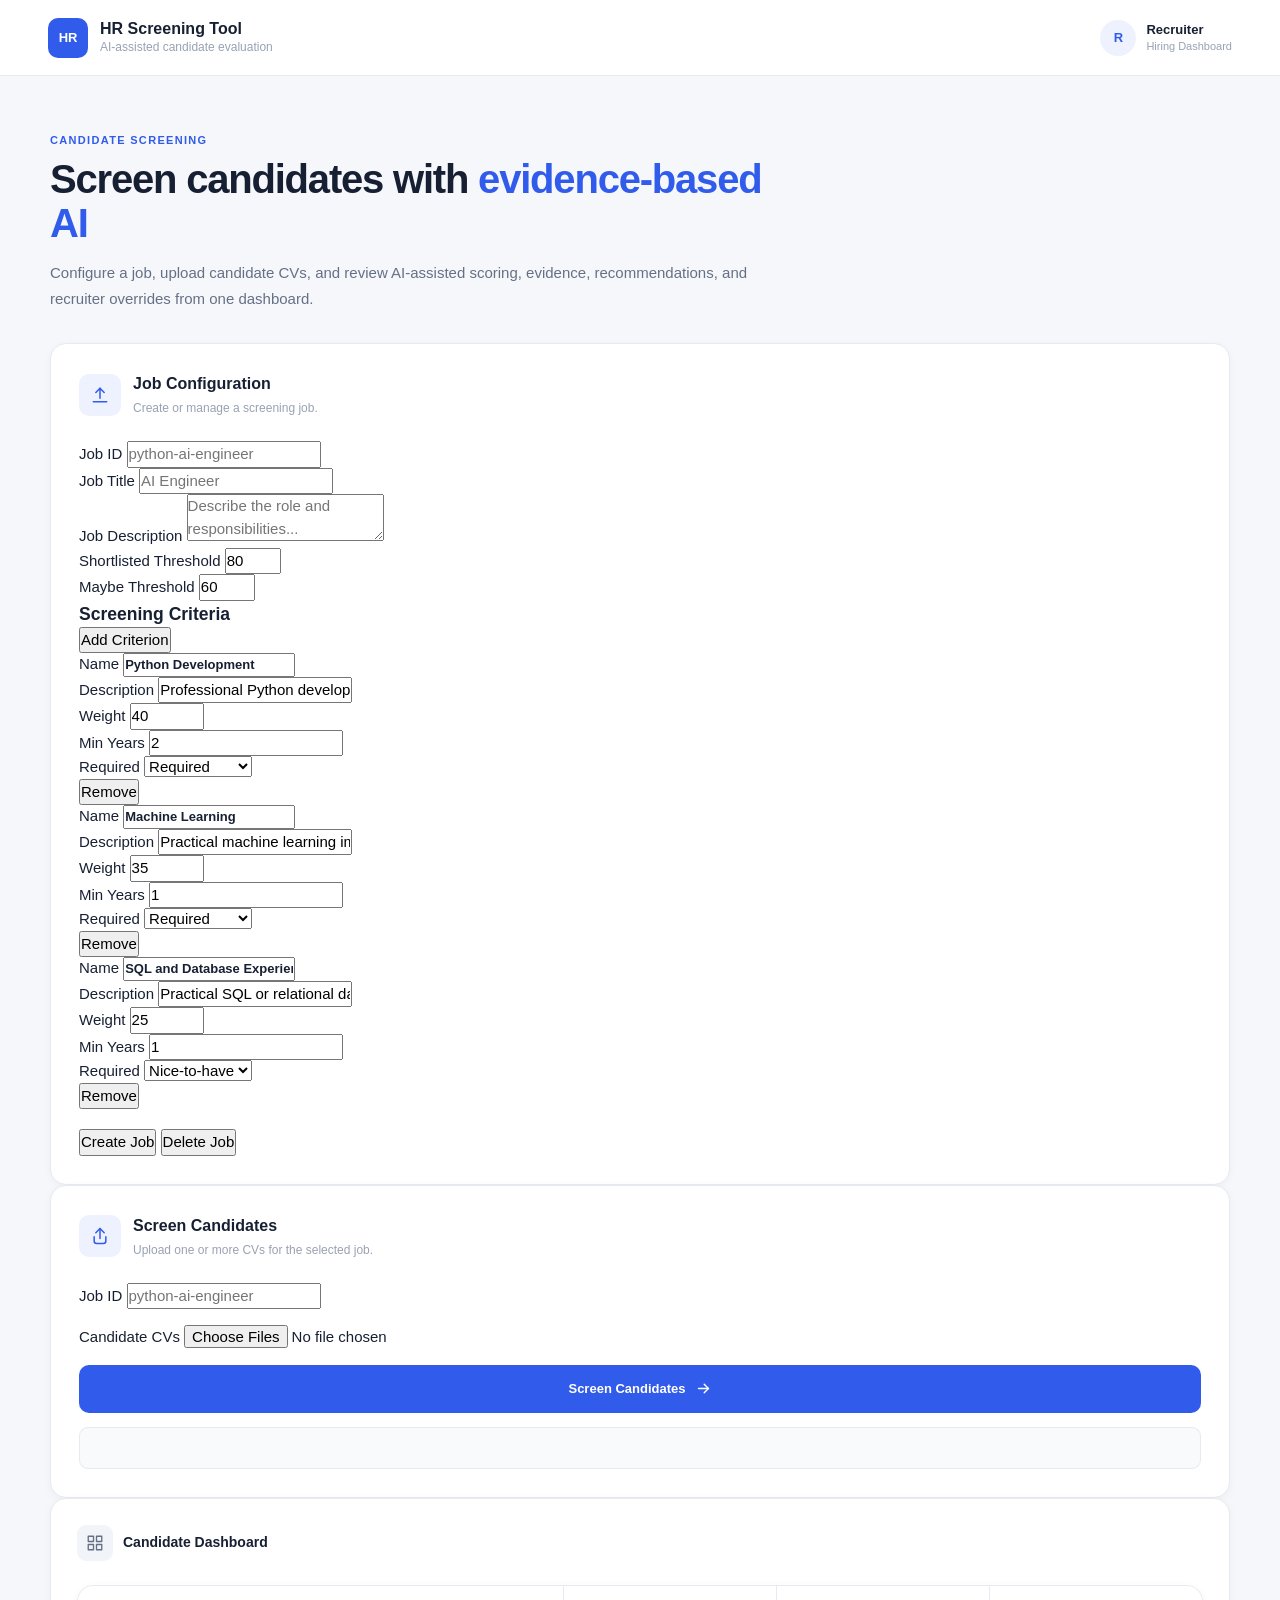
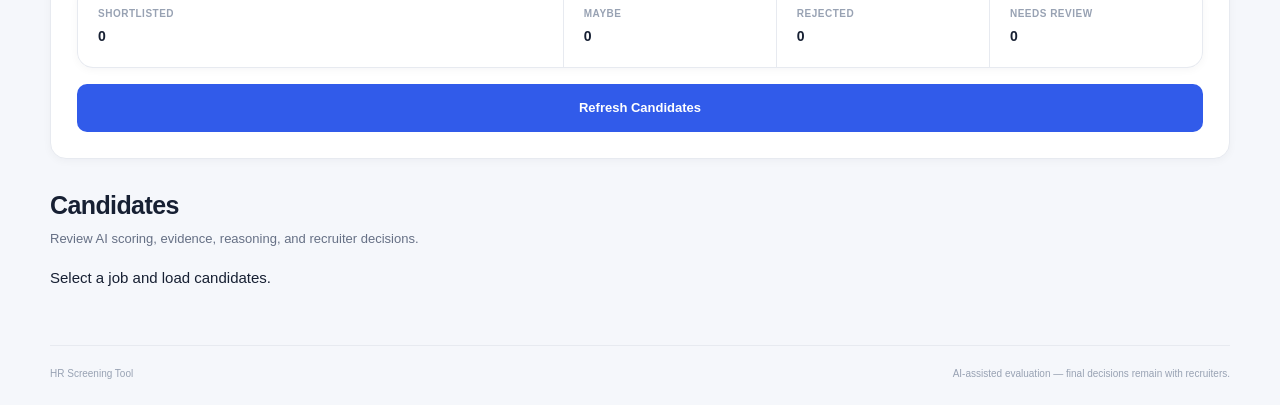
<file: frontend/index.html>
<!DOCTYPE html>
<html lang="en">
<head>
    <meta charset="UTF-8">
    <meta
        name="viewport"
        content="width=device-width, initial-scale=1.0"
    >

    <title>HR Screening Tool</title>

    <meta
        name="description"
        content="AI-assisted HR screening dashboard for evidence-based candidate evaluation."
    >

    <style>
        :root {
            --bg: #f5f7fb;
            --surface: #ffffff;
            --surface-soft: #f8fafc;
            --text: #172033;
            --text-secondary: #667085;
            --text-muted: #98a2b3;
            --border: #e7eaf0;
            --border-strong: #d9dee8;
            --primary: #315bea;
            --primary-dark: #2448c7;
            --primary-soft: #eef2ff;
            --success: #16845b;
            --success-soft: #eaf8f2;
            --warning: #b7791f;
            --warning-soft: #fff7e6;
            --danger: #d04444;
            --danger-dark: #b83232;
            --danger-soft: #fff0f0;
            --shadow-sm: 0 2px 8px rgba(16, 24, 40, 0.04);
            --shadow-md: 0 8px 24px rgba(16, 24, 40, 0.06);
            --radius-sm: 8px;
            --radius-md: 12px;
            --radius-lg: 16px;
            --transition: 180ms ease;
        }

        * {
            box-sizing: border-box;
            margin: 0;
            padding: 0;
        }

        html {
            min-height: 100%;
            scroll-behavior: smooth;
        }

        body {
            min-height: 100vh;
            background: var(--bg);
            color: var(--text);
            font-family:
                Inter,
                -apple-system,
                BlinkMacSystemFont,
                "Segoe UI",
                Roboto,
                Helvetica,
                Arial,
                sans-serif;
            font-size: 15px;
            line-height: 1.5;
            -webkit-font-smoothing: antialiased;
        }

        button,
        input,
        select,
        textarea {
            font: inherit;
        }

        button {
            cursor: pointer;
        }

        button:disabled {
            cursor: not-allowed;
        }

        .hidden {
            display: none !important;
        }

        .app-shell {
            min-height: 100vh;
            display: flex;
            flex-direction: column;
        }

        /* =========================================================
           TOP BAR
           ========================================================= */

        .topbar {
            width: 100%;
            min-height: 76px;
            display: flex;
            align-items: center;
            justify-content: space-between;
            padding: 0 48px;
            background: var(--surface);
            border-bottom: 1px solid var(--border);
        }

        .brand {
            display: flex;
            align-items: center;
            gap: 12px;
        }

        .brand-mark {
            width: 40px;
            height: 40px;
            display: flex;
            align-items: center;
            justify-content: center;
            border-radius: 10px;
            background: var(--primary);
            color: #ffffff;
            font-size: 13px;
            font-weight: 800;
            letter-spacing: -0.2px;
        }

        .brand-text h1 {
            color: var(--text);
            font-size: 16px;
            font-weight: 700;
            line-height: 1.2;
        }

        .brand-text p {
            margin-top: 2px;
            color: var(--text-muted);
            font-size: 12px;
            line-height: 1.3;
        }

        .user-area {
            display: flex;
            align-items: center;
            gap: 10px;
        }

        .user-avatar {
            width: 36px;
            height: 36px;
            display: flex;
            align-items: center;
            justify-content: center;
            border-radius: 50%;
            background: var(--primary-soft);
            color: var(--primary);
            font-size: 13px;
            font-weight: 700;
        }

        .user-info {
            display: flex;
            flex-direction: column;
        }

        .user-name {
            color: var(--text);
            font-size: 13px;
            font-weight: 600;
            line-height: 1.2;
        }

        .user-role {
            margin-top: 2px;
            color: var(--text-muted);
            font-size: 11px;
            line-height: 1.2;
        }

        /* =========================================================
           MAIN CONTENT
           ========================================================= */

        .main-content {
            width: min(1180px, calc(100% - 48px));
            margin: 0 auto;
            padding: 52px 0 56px;
            flex: 1;
        }

        .page-heading {
            margin-bottom: 32px;
        }

        .eyebrow {
            display: inline-block;
            margin-bottom: 8px;
            color: var(--primary);
            font-size: 11px;
            font-weight: 700;
            letter-spacing: 0.12em;
            text-transform: uppercase;
        }

        .page-heading h2 {
            max-width: 720px;
            color: var(--text);
            font-size: clamp(28px, 4vw, 40px);
            font-weight: 750;
            letter-spacing: -1.2px;
            line-height: 1.12;
        }

        .page-heading h2 span {
            color: var(--primary);
        }

        .page-heading p {
            max-width: 700px;
            margin-top: 14px;
            color: var(--text-secondary);
            font-size: 15px;
            line-height: 1.7;
        }

        /* =========================================================
           SCREENING LAYOUT
           ========================================================= */

        .screening-layout {
            display: grid;
            grid-template-columns:
                minmax(0, 1.55fr)
                minmax(300px, 0.85fr);
            gap: 20px;
            align-items: stretch;
        }

        /* =========================================================
           UPLOAD CARD
           ========================================================= */

        .upload-card {
            min-width: 0;
            padding: 28px;
            background: var(--surface);
            border: 1px solid var(--border);
            border-radius: var(--radius-lg);
            box-shadow: var(--shadow-sm);
        }

        .card-header {
            display: flex;
            align-items: center;
            gap: 12px;
            margin-bottom: 24px;
        }

        .card-icon {
            width: 42px;
            height: 42px;
            display: flex;
            align-items: center;
            justify-content: center;
            flex: 0 0 auto;
            border-radius: 10px;
        }

        .card-icon svg {
            width: 20px;
            height: 20px;
        }

        .upload-icon {
            background: var(--primary-soft);
            color: var(--primary);
        }

        .card-header h3 {
            color: var(--text);
            font-size: 16px;
            font-weight: 700;
        }

        .card-header p {
            margin-top: 3px;
            color: var(--text-muted);
            font-size: 12px;
        }

        /* =========================================================
           UPLOAD ZONE
           ========================================================= */

        .upload-zone {
            min-height: 220px;
            position: relative;
            display: flex;
            flex-direction: column;
            align-items: center;
            justify-content: center;
            padding: 30px;
            text-align: center;
            background: var(--surface-soft);
            border: 1.5px dashed var(--border-strong);
            border-radius: var(--radius-md);
            cursor: pointer;
            transition:
                border-color var(--transition),
                background var(--transition),
                box-shadow var(--transition);
        }

        .upload-zone:hover {
            background: #f6f8ff;
            border-color: #b8c5f6;
        }

        .upload-zone.drag-active {
            background: var(--primary-soft);
            border-color: var(--primary);
            box-shadow:
                0 0 0 4px rgba(49, 91, 234, 0.08);
        }

        .upload-zone input {
            position: absolute;
            width: 1px;
            height: 1px;
            opacity: 0;
            pointer-events: none;
        }

        .upload-zone-icon {
            width: 52px;
            height: 52px;
            display: flex;
            align-items: center;
            justify-content: center;
            margin-bottom: 14px;
            border-radius: 12px;
            background: var(--primary-soft);
            color: var(--primary);
        }

        .upload-zone-icon svg {
            width: 25px;
            height: 25px;
        }

        .upload-zone-content {
            display: flex;
            flex-direction: column;
            align-items: center;
        }

        .upload-zone-content strong {
            color: var(--text);
            font-size: 14px;
            font-weight: 650;
        }

        .upload-zone-content span {
            margin-top: 5px;
            color: var(--text-secondary);
            font-size: 12px;
        }

        .upload-zone-content small {
            margin-top: 9px;
            color: var(--text-muted);
            font-size: 11px;
        }

        /* =========================================================
           SELECTED FILE
           ========================================================= */

        .selected-file {
            display: flex;
            align-items: center;
            gap: 12px;
            margin-top: 14px;
            padding: 11px 12px;
            background: var(--surface-soft);
            border: 1px solid var(--border);
            border-radius: var(--radius-md);
        }

        .selected-file-icon {
            width: 38px;
            height: 38px;
            display: flex;
            align-items: center;
            justify-content: center;
            flex: 0 0 auto;
            border-radius: 8px;
            background: var(--danger-soft);
            color: var(--danger);
            font-size: 10px;
            font-weight: 800;
        }

        .selected-file-info {
            min-width: 0;
            flex: 1;
            display: flex;
            flex-direction: column;
        }

        .selected-file-info strong {
            overflow: hidden;
            color: var(--text);
            font-size: 12px;
            font-weight: 600;
            text-overflow: ellipsis;
            white-space: nowrap;
        }

        .selected-file-info span {
            margin-top: 2px;
            color: var(--text-muted);
            font-size: 11px;
        }

        .remove-file {
            width: 30px;
            height: 30px;
            display: flex;
            align-items: center;
            justify-content: center;
            flex: 0 0 auto;
            border: 0;
            border-radius: 7px;
            background: transparent;
            color: var(--text-muted);
            transition:
                background var(--transition),
                color var(--transition);
        }

        .remove-file:hover {
            background: var(--danger-soft);
            color: var(--danger);
        }

        .remove-file svg {
            width: 15px;
            height: 15px;
        }

        /* =========================================================
           SCREEN BUTTON
           ========================================================= */

        .screen-button {
            width: 100%;
            height: 48px;
            display: flex;
            align-items: center;
            justify-content: center;
            gap: 9px;
            margin-top: 16px;
            border: 0;
            border-radius: 10px;
            background: var(--primary);
            color: #ffffff;
            font-size: 13px;
            font-weight: 650;
            transition:
                background var(--transition),
                transform var(--transition),
                box-shadow var(--transition);
        }

        .screen-button:hover:not(:disabled) {
            background: var(--primary-dark);
            box-shadow:
                0 5px 14px rgba(49, 91, 234, 0.18);
        }

        .screen-button:active:not(:disabled) {
            transform: translateY(1px);
        }

        .screen-button:disabled {
            opacity: 0.75;
        }

        .button-arrow {
            width: 17px;
            height: 17px;
        }

        .button-loader {
            width: 15px;
            height: 15px;
            display: none;
            border: 2px solid rgba(255, 255, 255, 0.35);
            border-top-color: #ffffff;
            border-radius: 50%;
            animation: spin 700ms linear infinite;
        }

        .screen-button.loading .button-loader {
            display: block;
        }

        .screen-button.loading .button-arrow {
            display: none;
        }

        @keyframes spin {
            to {
                transform: rotate(360deg);
            }
        }

        /* =========================================================
           STATUS
           ========================================================= */

        .status-message {
            display: flex;
            align-items: center;
            min-height: 42px;
            margin-top: 14px;
            padding: 10px 12px;
            border-radius: 9px;
            background: var(--surface-soft);
            border: 1px solid var(--border);
            color: var(--text-secondary);
            font-size: 12px;
            line-height: 1.5;
        }

        .status-message[data-type="success"] {
            background: var(--success-soft);
            border-color: #cceede;
            color: var(--success);
        }

        .status-message[data-type="error"] {
            background: var(--danger-soft);
            border-color: #f5d0d0;
            color: var(--danger);
        }

        .status-message[data-type="info"] {
            background: var(--primary-soft);
            border-color: #d9e0ff;
            color: var(--primary);
        }

        /* =========================================================
           INFORMATION CARD
           ========================================================= */

        .info-card {
            padding: 26px;
            background: var(--surface);
            border: 1px solid var(--border);
            border-radius: var(--radius-lg);
            box-shadow: var(--shadow-sm);
        }

        .info-card-header {
            display: flex;
            align-items: center;
            gap: 10px;
            margin-bottom: 24px;
        }

        .info-icon {
            width: 36px;
            height: 36px;
            display: flex;
            align-items: center;
            justify-content: center;
            border-radius: 9px;
            background: #f1f5f9;
            color: var(--text-secondary);
        }

        .info-icon svg {
            width: 18px;
            height: 18px;
        }

        .info-card-header h3 {
            color: var(--text);
            font-size: 14px;
            font-weight: 700;
        }

        .process-list {
            display: flex;
            flex-direction: column;
        }

        .process-item {
            display: grid;
            grid-template-columns: 38px 1fr;
            gap: 12px;
            position: relative;
            padding-bottom: 23px;
        }

        .process-item:last-child {
            padding-bottom: 0;
        }

        .process-item:not(:last-child)::after {
            content: "";
            position: absolute;
            top: 31px;
            left: 18px;
            width: 1px;
            height: calc(100% - 19px);
            background: var(--border);
        }

        .process-number {
            width: 36px;
            height: 36px;
            position: relative;
            z-index: 1;
            display: flex;
            align-items: center;
            justify-content: center;
            border: 1px solid var(--border);
            border-radius: 9px;
            background: var(--surface);
            color: var(--primary);
            font-size: 10px;
            font-weight: 750;
        }

        .process-item strong {
            display: block;
            margin-top: 2px;
            color: var(--text);
            font-size: 12px;
            font-weight: 650;
        }

        .process-item p {
            margin-top: 3px;
            color: var(--text-muted);
            font-size: 11px;
            line-height: 1.55;
        }

        /* =========================================================
           RESULTS
           ========================================================= */

        .results-section {
            margin-top: 28px;
            animation: results-in 280ms ease both;
        }

        @keyframes results-in {
            from {
                opacity: 0;
                transform: translateY(8px);
            }

            to {
                opacity: 1;
                transform: translateY(0);
            }
        }

        .results-header {
            display: flex;
            align-items: flex-end;
            justify-content: space-between;
            gap: 20px;
            margin-bottom: 18px;
        }

        .results-header h2 {
            color: var(--text);
            font-size: 25px;
            font-weight: 720;
            letter-spacing: -0.6px;
        }

        .results-header p {
            margin-top: 5px;
            color: var(--text-secondary);
            font-size: 13px;
        }

        .result-badge {
            display: inline-flex;
            align-items: center;
            min-height: 30px;
            padding: 6px 10px;
            border-radius: 20px;
            background: var(--success-soft);
            color: var(--success);
            font-size: 11px;
            font-weight: 650;
        }

        .result-badge.review {
            background: var(--warning-soft);
            color: var(--warning);
        }

        .result-badge.error {
            background: var(--danger-soft);
            color: var(--danger);
        }

        /* =========================================================
           CANDIDATE OVERVIEW
           ========================================================= */

        .candidate-overview {
            display: grid;
            grid-template-columns:
                minmax(220px, 1.6fr)
                repeat(3, minmax(130px, 0.7fr));
            gap: 1px;
            overflow: hidden;
            background: var(--border);
            border: 1px solid var(--border);
            border-radius: var(--radius-lg);
            box-shadow: var(--shadow-sm);
        }

        .candidate-identity,
        .overview-metric {
            min-width: 0;
            padding: 20px;
            background: var(--surface);
        }

        .candidate-identity {
            display: flex;
            align-items: center;
            gap: 12px;
        }

        .candidate-avatar {
            width: 44px;
            height: 44px;
            display: flex;
            align-items: center;
            justify-content: center;
            flex: 0 0 auto;
            border-radius: 11px;
            background: var(--primary-soft);
            color: var(--primary);
            font-size: 15px;
            font-weight: 750;
        }

        .field-label {
            display: block;
            color: var(--text-muted);
            font-size: 10px;
            font-weight: 650;
            letter-spacing: 0.05em;
            text-transform: uppercase;
        }

        .candidate-identity h3 {
            max-width: 260px;
            overflow: hidden;
            margin-top: 4px;
            color: var(--text);
            font-size: 15px;
            font-weight: 700;
            text-overflow: ellipsis;
            white-space: nowrap;
        }

        .overview-metric {
            display: flex;
            flex-direction: column;
            justify-content: center;
        }

        .overview-metric strong {
            overflow: hidden;
            margin-top: 5px;
            color: var(--text);
            font-size: 14px;
            font-weight: 700;
            text-overflow: ellipsis;
            white-space: nowrap;
        }

        .score-metric strong {
            color: var(--primary);
            font-size: 22px;
            letter-spacing: -0.5px;
        }

        /* =========================================================
           RESULT GRID
           ========================================================= */

        .results-grid {
            display: grid;
            grid-template-columns: repeat(2, minmax(0, 1fr));
            gap: 18px;
            margin-top: 18px;
        }

        .result-card {
            min-width: 0;
            padding: 22px;
            background: var(--surface);
            border: 1px solid var(--border);
            border-radius: var(--radius-lg);
            box-shadow: var(--shadow-sm);
        }

        .summary-card,
        .criteria-card {
            grid-column: 1 / -1;
        }

        .result-card-header {
            display: flex;
            align-items: center;
            gap: 10px;
            margin-bottom: 15px;
        }

        .result-card-header h3 {
            color: var(--text);
            font-size: 14px;
            font-weight: 700;
        }

        .result-card-icon {
            width: 34px;
            height: 34px;
            display: flex;
            align-items: center;
            justify-content: center;
            flex: 0 0 auto;
            border-radius: 8px;
            background: var(--surface-soft);
            color: var(--primary);
        }

        .result-card-icon svg {
            width: 17px;
            height: 17px;
        }

        .card-subtitle {
            margin-top: 2px;
            color: var(--text-muted);
            font-size: 11px;
        }

        .summary-text {
            color: var(--text-secondary);
            font-size: 13px;
            line-height: 1.75;
        }

        /* =========================================================
           RESULT LISTS
           ========================================================= */

        .result-list {
            display: flex;
            flex-direction: column;
            gap: 8px;
            list-style: none;
        }

        .result-list li {
            position: relative;
            padding: 9px 11px 9px 28px;
            background: var(--surface-soft);
            border: 1px solid #edf0f4;
            border-radius: 8px;
            color: var(--text-secondary);
            font-size: 12px;
            line-height: 1.55;
        }

        .result-list li::before {
            content: "";
            position: absolute;
            top: 15px;
            left: 12px;
            width: 6px;
            height: 6px;
            border-radius: 50%;
            background: var(--primary);
        }

        .strengths-card .result-list li::before {
            background: var(--success);
        }

        .gaps-card .result-list li::before {
            background: var(--warning);
        }

        /* =========================================================
           CRITERION SCORES
           ========================================================= */

        .criterion-scores {
            display: flex;
            flex-direction: column;
            gap: 10px;
        }

        .criterion-empty {
            padding: 18px;
            text-align: center;
            background: var(--surface-soft);
            border: 1px solid var(--border);
            border-radius: 9px;
            color: var(--text-muted);
            font-size: 12px;
        }

        .criterion-item {
            padding: 15px;
            background: var(--surface-soft);
            border: 1px solid var(--border);
            border-radius: 10px;
        }

        .criterion-top {
            display: flex;
            align-items: flex-start;
            justify-content: space-between;
            gap: 15px;
            margin-bottom: 12px;
        }

        .criterion-name {
            color: var(--text);
            font-size: 13px;
            font-weight: 650;
        }

        .criterion-score {
            flex: 0 0 auto;
            color: var(--primary);
            font-size: 13px;
            font-weight: 750;
        }

        .criterion-progress {
            width: 100%;
            height: 5px;
            overflow: hidden;
            margin-bottom: 13px;
            border-radius: 20px;
            background: #e9edf4;
        }

        .criterion-progress-bar {
            height: 100%;
            width: 0;
            border-radius: inherit;
            background: var(--primary);
            transition: width 400ms ease;
        }

        .criterion-details {
            display: grid;
            grid-template-columns:
                repeat(3, minmax(0, 1fr));
            gap: 12px;
        }

        .criterion-detail {
            min-width: 0;
        }

        .criterion-detail-label {
            display: block;
            margin-bottom: 3px;
            color: var(--text-muted);
            font-size: 9px;
            font-weight: 650;
            letter-spacing: 0.06em;
            text-transform: uppercase;
        }

        .criterion-detail-value {
            overflow-wrap: anywhere;
            color: var(--text-secondary);
            font-size: 11px;
            line-height: 1.5;
        }

        /* =========================================================
           FOOTER
           ========================================================= */

        .footer {
            width: min(1180px, calc(100% - 48px));
            display: flex;
            align-items: center;
            justify-content: space-between;
            gap: 20px;
            margin: 0 auto;
            padding: 20px 0 24px;
            border-top: 1px solid var(--border);
            color: var(--text-muted);
            font-size: 10px;
        }

        /* =========================================================
           FOCUS STATES
           ========================================================= */

        button:focus-visible,
        label:focus-visible,
        input:focus-visible {
            outline: 3px solid rgba(49, 91, 234, 0.2);
            outline-offset: 2px;
        }

        /* =========================================================
           RESPONSIVE — TABLET
           ========================================================= */

        @media (max-width: 900px) {
            .topbar {
                padding: 0 28px;
            }

            .main-content {
                width: min(100% - 40px, 760px);
                padding-top: 40px;
            }

            .screening-layout {
                grid-template-columns: 1fr;
            }

            .info-card {
                padding: 22px;
            }

            .candidate-overview {
                grid-template-columns: repeat(2, minmax(0, 1fr));
            }

            .candidate-identity {
                grid-column: 1 / -1;
            }

            .results-grid {
                grid-template-columns: 1fr;
            }

            .summary-card,
            .criteria-card {
                grid-column: auto;
            }

            .footer {
                width: min(100% - 40px, 760px);
            }
        }

        /* =========================================================
           RESPONSIVE — MOBILE
           ========================================================= */

        @media (max-width: 600px) {
            .topbar {
                min-height: 68px;
                padding: 0 18px;
            }

            .brand-mark {
                width: 36px;
                height: 36px;
                border-radius: 9px;
            }

            .brand-text h1 {
                font-size: 14px;
            }

            .brand-text p {
                display: none;
            }

            .user-info {
                display: none;
            }

            .main-content {
                width: calc(100% - 28px);
                padding: 32px 0 40px;
            }

            .page-heading {
                margin-bottom: 24px;
            }

            .page-heading h2 {
                font-size: 28px;
                letter-spacing: -0.8px;
            }

            .page-heading p {
                margin-top: 11px;
                font-size: 13px;
                line-height: 1.65;
            }

            .upload-card {
                padding: 20px;
            }

            .upload-zone {
                min-height: 190px;
                padding: 22px 16px;
            }

            .upload-zone-content span {
                max-width: 230px;
            }

            .info-card {
                padding: 20px;
            }

            .candidate-overview {
                grid-template-columns: 1fr;
            }

            .candidate-identity {
                grid-column: auto;
            }

            .candidate-identity,
            .overview-metric {
                padding: 17px;
            }

            .results-header {
                align-items: flex-start;
                flex-direction: column;
                margin-bottom: 15px;
            }

            .results-header h2 {
                font-size: 22px;
            }

            .result-card {
                padding: 18px;
            }

            .criterion-details {
                grid-template-columns: 1fr;
                gap: 9px;
            }

            .footer {
                width: calc(100% - 28px);
                flex-direction: column;
                align-items: flex-start;
                gap: 4px;
                padding-bottom: 18px;
            }
        }

        /* =========================================================
           REDUCED MOTION
           ========================================================= */

        @media (prefers-reduced-motion: reduce) {
            html {
                scroll-behavior: auto;
            }

            *,
            *::before,
            *::after {
                animation-duration: 0.01ms !important;
                animation-iteration-count: 1 !important;
                transition-duration: 0.01ms !important;
            }
        }
    </style>
</head>

<body>

<div class="app-shell">

    <!-- =========================================================
         TOP BAR
    ========================================================== -->

    <header class="topbar">

        <div class="brand">

            <div class="brand-mark">
                HR
            </div>

            <div class="brand-text">
                <h1>HR Screening Tool</h1>
                <p>AI-assisted candidate evaluation</p>
            </div>

        </div>

        <div class="user-area">

            <div class="user-avatar">
                R
            </div>

            <div class="user-info">
                <span class="user-name">
                    Recruiter
                </span>

                <span class="user-role">
                    Hiring Dashboard
                </span>
            </div>

        </div>

    </header>


    <!-- =========================================================
         MAIN CONTENT
    ========================================================== -->

    <main class="main-content">

        <div class="page-heading">

            <span class="eyebrow">
                Candidate Screening
            </span>

            <h2>
                Screen candidates with
                <span>evidence-based AI</span>
            </h2>

            <p>
                Configure a job, upload candidate CVs, and review
                AI-assisted scoring, evidence, recommendations,
                and recruiter overrides from one dashboard.
            </p>

        </div>


        <!-- =====================================================
             JOB CONFIGURATION
        ====================================================== -->

        <section class="upload-card">

            <div class="card-header">

                <div class="card-icon upload-icon">

                    <svg
                        viewBox="0 0 24 24"
                        fill="none"
                        stroke="currentColor"
                        stroke-width="1.8"
                        stroke-linecap="round"
                        stroke-linejoin="round"
                    >
                        <path d="M12 16V4"></path>
                        <path d="M7 9l5-5 5 5"></path>
                        <path d="M4 20h16"></path>
                    </svg>

                </div>

                <div>
                    <h3>
                        Job Configuration
                    </h3>

                    <p>
                        Create or manage a screening job.
                    </p>
                </div>

            </div>


            <form id="job-form">

                <div class="form-grid">

                    <div>

                        <label for="job-id">
                            Job ID
                        </label>

                        <input
                            id="job-id"
                            type="text"
                            placeholder="python-ai-engineer"
                            required
                        >

                    </div>


                    <div>

                        <label for="job-title">
                            Job Title
                        </label>

                        <input
                            id="job-title"
                            type="text"
                            placeholder="AI Engineer"
                            required
                        >

                    </div>


                    <div class="full-width">

                        <label for="job-description">
                            Job Description
                        </label>

                        <textarea
                            id="job-description"
                            placeholder="Describe the role and responsibilities..."
                            required
                        ></textarea>

                    </div>


                    <div>

                        <label for="shortlisted-threshold">
                            Shortlisted Threshold
                        </label>

                        <input
                            id="shortlisted-threshold"
                            type="number"
                            min="0"
                            max="100"
                            value="80"
                            required
                        >

                    </div>


                    <div>

                        <label for="maybe-threshold">
                            Maybe Threshold
                        </label>

                        <input
                            id="maybe-threshold"
                            type="number"
                            min="0"
                            max="100"
                            value="60"
                            required
                        >

                    </div>


                    <div class="full-width">

                        <div class="criteria-header">

                            <h3>
                                Screening Criteria
                            </h3>

                            <button
                                type="button"
                                id="add-criterion-button"
                                class="secondary"
                            >
                                Add Criterion
                            </button>

                        </div>

                        <div id="criteria-container"></div>

                    </div>

                </div>


                <div
                    class="candidate-actions"
                    style="margin-top: 20px;"
                >

                    <button
                        type="submit"
                        id="create-job-button"
                    >
                        Create Job
                    </button>

                    <button
                        type="button"
                        id="delete-job-button"
                        class="danger"
                    >
                        Delete Job
                    </button>

                </div>

            </form>

        </section>


        <!-- =====================================================
             SCREENING / BULK UPLOAD
        ====================================================== -->

        <section class="upload-card">

            <div class="card-header">

                <div class="card-icon upload-icon">

                    <svg
                        viewBox="0 0 24 24"
                        fill="none"
                        stroke="currentColor"
                        stroke-width="1.8"
                        stroke-linecap="round"
                        stroke-linejoin="round"
                    >
                        <path d="M12 3v12"></path>
                        <path d="M7 8l5-5 5 5"></path>
                        <path d="M5 13v5a3 3 0 0 0 3 3h8a3 3 0 0 0 3-3v-5"></path>
                    </svg>

                </div>

                <div>
                    <h3>
                        Screen Candidates
                    </h3>

                    <p>
                        Upload one or more CVs for the selected job.
                    </p>
                </div>

            </div>


            <form id="screening-form">

                <div>

                    <label for="screen-job-id">
                        Job ID
                    </label>

                    <input
                        id="screen-job-id"
                        type="text"
                        placeholder="python-ai-engineer"
                        required
                    >

                </div>


                <div style="margin-top: 16px;">

                    <label for="cv-files">
                        Candidate CVs
                    </label>

                    <input
                        type="file"
                        id="cv-files"
                        name="files"
                        accept=".pdf,.docx,.txt"
                        multiple
                        required
                    >

                </div>


                <button
                    type="submit"
                    id="screen-button"
                    class="screen-button"
                >

                    <span class="button-loader"></span>

                    <span class="button-label">
                        Screen Candidates
                    </span>

                    <svg
                        class="button-arrow"
                        viewBox="0 0 24 24"
                        fill="none"
                        stroke="currentColor"
                        stroke-width="2"
                        stroke-linecap="round"
                        stroke-linejoin="round"
                    >
                        <path d="M5 12h14"></path>
                        <path d="M13 6l6 6-6 6"></path>
                    </svg>

                </button>

            </form>


            <div
                id="status"
                class="status-message"
                hidden
            ></div>

        </section>


        <!-- =====================================================
             DASHBOARD COUNTS
        ====================================================== -->

        <section class="info-card">

            <div class="info-card-header">

                <div class="info-icon">

                    <svg
                        viewBox="0 0 24 24"
                        fill="none"
                        stroke="currentColor"
                        stroke-width="1.8"
                        stroke-linecap="round"
                        stroke-linejoin="round"
                    >
                        <rect
                            x="3"
                            y="3"
                            width="7"
                            height="7"
                        ></rect>

                        <rect
                            x="14"
                            y="3"
                            width="7"
                            height="7"
                        ></rect>

                        <rect
                            x="3"
                            y="14"
                            width="7"
                            height="7"
                        ></rect>

                        <rect
                            x="14"
                            y="14"
                            width="7"
                            height="7"
                        ></rect>
                    </svg>

                </div>

                <div>
                    <h3>
                        Candidate Dashboard
                    </h3>
                </div>

            </div>


            <div class="candidate-overview">

                <div class="overview-metric">

                    <span class="field-label">
                        Shortlisted
                    </span>

                    <strong
                        id="shortlisted-count"
                        class="score-metric"
                    >
                        0
                    </strong>

                </div>


                <div class="overview-metric">

                    <span class="field-label">
                        Maybe
                    </span>

                    <strong id="maybe-count">
                        0
                    </strong>

                </div>


                <div class="overview-metric">

                    <span class="field-label">
                        Rejected
                    </span>

                    <strong id="rejected-count">
                        0
                    </strong>

                </div>


                <div class="overview-metric">

                    <span class="field-label">
                        Needs Review
                    </span>

                    <strong id="review-count">
                        0
                    </strong>

                </div>

            </div>


            <button
                type="button"
                id="refresh-button"
                class="screen-button"
                style="margin-top: 16px;"
            >
                Refresh Candidates
            </button>

        </section>


        <!-- =====================================================
             CANDIDATE RESULTS
        ====================================================== -->

        <section class="results-section">

            <div class="results-header">

                <div>

                    <h2>
                        Candidates
                    </h2>

                    <p>
                        Review AI scoring, evidence, reasoning,
                        and recruiter decisions.
                    </p>

                </div>

            </div>


            <div
                id="candidate-list"
                class="candidate-list"
            >

                <div class="empty-state">
                    Select a job and load candidates.
                </div>

            </div>

        </section>

    </main>


    <!-- =========================================================
         FOOTER
    ========================================================== -->

    <footer class="footer">

        <span>
            HR Screening Tool
        </span>

        <span>
            AI-assisted evaluation — final decisions remain with recruiters.
        </span>

    </footer>

</div>


<!-- =============================================================
     OVERRIDE DIALOG
============================================================== -->

<dialog id="override-dialog">

    <h3>
        Human Category Override
    </h3>

    <p
        class="muted"
        style="margin-top: 8px;"
    >
        The AI recommendation is not a hiring decision.
        A recruiter must provide a reason for changing the category.
    </p>


    <form
        id="override-form"
        style="margin-top: 18px;"
    >

        <input
            type="hidden"
            id="override-candidate-id"
        >


        <div>

            <label for="override-category">
                New Category
            </label>

            <select
                id="override-category"
                required
            >

                <option value="shortlisted">
                    Shortlisted
                </option>

                <option value="maybe">
                    Maybe
                </option>

                <option value="rejected">
                    Rejected
                </option>

            </select>

        </div>


        <div style="margin-top: 14px;">

            <label for="override-actor">
                Recruiter ID
            </label>

            <input
                id="override-actor"
                type="text"
                placeholder="recruiter-id"
                required
            >

        </div>


        <div style="margin-top: 14px;">

            <label for="override-reason">
                Reason
            </label>

            <textarea
                id="override-reason"
                maxlength="2000"
                placeholder="Explain why the human decision differs from the recommendation..."
                required
            ></textarea>

        </div>


        <div class="candidate-actions">

            <button type="submit">
                Apply Override
            </button>

            <button
                type="button"
                id="cancel-override-button"
                class="secondary"
            >
                Cancel
            </button>

        </div>

    </form>

</dialog>


<script>

    /* =========================================================
       DOM REFERENCES
    ========================================================= */

    const jobForm =
        document.getElementById("job-form");

    const criteriaContainer =
        document.getElementById("criteria-container");

    const addCriterionButton =
        document.getElementById("add-criterion-button");

    const createJobButton =
        document.getElementById("create-job-button");

    const deleteJobButton =
        document.getElementById("delete-job-button");

    const screeningForm =
        document.getElementById("screening-form");

    const cvFilesInput =
        document.getElementById("cv-files");

    const screenJobIdInput =
        document.getElementById("screen-job-id");

    const screenButton =
        document.getElementById("screen-button");

    const refreshButton =
        document.getElementById("refresh-button");

    const statusElement =
        document.getElementById("status");

    const candidateList =
        document.getElementById("candidate-list");

    const shortlistedCount =
        document.getElementById("shortlisted-count");

    const maybeCount =
        document.getElementById("maybe-count");

    const rejectedCount =
        document.getElementById("rejected-count");

    const reviewCount =
        document.getElementById("review-count");

    const overrideDialog =
        document.getElementById("override-dialog");

    const overrideForm =
        document.getElementById("override-form");

    const overrideCandidateId =
        document.getElementById("override-candidate-id");

    const overrideCategory =
        document.getElementById("override-category");

    const overrideActor =
        document.getElementById("override-actor");

    const overrideReason =
        document.getElementById("override-reason");

    const cancelOverrideButton =
        document.getElementById("cancel-override-button");


    /* =========================================================
       STATE
    ========================================================= */

    let criteriaCounter = 0;

    let currentCandidates = [];


    /* =========================================================
       STATUS
    ========================================================= */

    function showStatus(
        message,
        type = "info"
    ) {
        statusElement.hidden = false;
        statusElement.textContent = message;
        statusElement.setAttribute(
            "data-type",
            type
        );
    }


    /* =========================================================
       CRITERIA
    ========================================================= */

    function addCriterion(
        defaults = {}
    ) {

        criteriaCounter += 1;

        const criterion =
            document.createElement("div");

        criterion.className =
            "criterion";

        criterion.dataset.id =
            criteriaCounter;

        criterion.innerHTML = `
            <div class="criterion-grid">

                <div>
                    <label>Name</label>

                    <input
                        type="text"
                        class="criterion-name"
                        value="${escapeAttribute(defaults.name || "")}"
                        required
                    >
                </div>

                <div>
                    <label>Description</label>

                    <input
                        type="text"
                        class="criterion-description"
                        value="${escapeAttribute(defaults.description || "")}"
                        required
                    >
                </div>

                <div>
                    <label>Weight</label>

                    <input
                        type="number"
                        class="criterion-weight"
                        min="0"
                        max="100"
                        step="0.1"
                        value="${defaults.weight ?? 0}"
                        required
                    >
                </div>

                <div>
                    <label>Min Years</label>

                    <input
                        type="number"
                        class="criterion-years"
                        min="0"
                        step="0.1"
                        value="${defaults.minimum_years ?? 0}"
                    >
                </div>

                <div>
                    <label>Required</label>

                    <select class="criterion-required">

                        <option
                            value="true"
                            ${defaults.required !== false ? "selected" : ""}
                        >
                            Required
                        </option>

                        <option
                            value="false"
                            ${defaults.required === false ? "selected" : ""}
                        >
                            Nice-to-have
                        </option>

                    </select>
                </div>

            </div>

            <div class="criterion-actions">

                <button
                    type="button"
                    class="danger remove-criterion"
                >
                    Remove
                </button>

            </div>
        `;

        criteriaContainer.appendChild(
            criterion
        );

        criterion
            .querySelector(".remove-criterion")
            .addEventListener(
                "click",
                () => {
                    criterion.remove();
                }
            );
    }


    addCriterionButton.addEventListener(
        "click",
        () => {
            addCriterion();
        }
    );


    addCriterion({
        name: "Python Development",
        description:
            "Professional Python development experience.",
        weight: 40,
        minimum_years: 2,
        required: true
    });


    addCriterion({
        name: "Machine Learning",
        description:
            "Practical machine learning implementation experience.",
        weight: 35,
        minimum_years: 1,
        required: true
    });


    addCriterion({
        name: "SQL and Database Experience",
        description:
            "Practical SQL or relational database experience.",
        weight: 25,
        minimum_years: 1,
        required: false
    });


    function collectCriteria() {

        const elements =
            criteriaContainer.querySelectorAll(
                ".criterion"
            );

        const criteria = [];

        let totalWeight = 0;

        for (const element of elements) {

            const name =
                element
                    .querySelector(".criterion-name")
                    .value
                    .trim();

            const description =
                element
                    .querySelector(".criterion-description")
                    .value
                    .trim();

            const weight =
                Number(
                    element
                        .querySelector(".criterion-weight")
                        .value
                );

            const minimumYears =
                Number(
                    element
                        .querySelector(".criterion-years")
                        .value || 0
                );

            const required =
                element
                    .querySelector(".criterion-required")
                    .value === "true";

            if (!name || !description) {
                throw new Error(
                    "Every criterion requires a name and description."
                );
            }

            if (
                !Number.isFinite(weight) ||
                weight < 0
            ) {
                throw new Error(
                    `Invalid weight for criterion "${name}".`
                );
            }

            if (
                !Number.isFinite(minimumYears) ||
                minimumYears < 0
            ) {
                throw new Error(
                    `Invalid minimum years for criterion "${name}".`
                );
            }

            totalWeight += weight;

            criteria.push({
                name,
                description,
                required,
                weight,
                minimum_years:
                    minimumYears
            });
        }

        if (criteria.length === 0) {
            throw new Error(
                "At least one screening criterion is required."
            );
        }

        if (
            Math.abs(totalWeight - 100) > 0.01
        ) {
            throw new Error(
                `Criterion weights must total 100. Current total: ${totalWeight}.`
            );
        }

        return criteria;
    }


    /* =========================================================
       CREATE JOB
    ========================================================= */

    jobForm.addEventListener(
        "submit",
        async (event) => {

            event.preventDefault();

            try {

                const criteria =
                    collectCriteria();

                const jobId =
                    document
                        .getElementById("job-id")
                        .value
                        .trim();

                const title =
                    document
                        .getElementById("job-title")
                        .value
                        .trim();

                const description =
                    document
                        .getElementById("job-description")
                        .value
                        .trim();

                const shortlisted =
                    Number(
                        document
                            .getElementById(
                                "shortlisted-threshold"
                            )
                            .value
                    );

                const maybe =
                    Number(
                        document
                            .getElementById(
                                "maybe-threshold"
                            )
                            .value
                    );

                if (!jobId || !title || !description) {
                    throw new Error(
                        "Job ID, title, and description are required."
                    );
                }

                if (
                    !Number.isFinite(shortlisted) ||
                    !Number.isFinite(maybe) ||
                    shortlisted < 0 ||
                    shortlisted > 100 ||
                    maybe < 0 ||
                    maybe > 100
                ) {
                    throw new Error(
                        "Thresholds must be between 0 and 100."
                    );
                }

                if (
                    shortlisted < maybe
                ) {
                    throw new Error(
                        "Shortlisted threshold must be greater than or equal to the Maybe threshold."
                    );
                }

                createJobButton.disabled =
                    true;

                showStatus(
                    "Creating job..."
                );

                const response =
                    await fetch(
                        "/jobs",
                        {
                            method: "POST",
                            headers: {
                                "Content-Type":
                                    "application/json"
                            },
                            body: JSON.stringify({
                                job_id: jobId,
                                title,
                                description,
                                criteria,
                                thresholds: {
                                    shortlisted,
                                    maybe
                                },
                                created_by:
                                    "recruiter"
                            })
                        }
                    );

                const data =
                    await parseResponse(
                        response
                    );

                if (!response.ok) {
                    throw new Error(
                        extractError(data)
                    );
                }

                screenJobIdInput.value =
                    jobId;

                showStatus(
                    "Job created successfully.",
                    "success"
                );

            } catch (error) {

                console.error(
                    "Job creation error:",
                    error
                );

                showStatus(
                    error.message ||
                    "Unable to create job.",
                    "error"
                );

            } finally {

                createJobButton.disabled =
                    false;
            }
        }
    );


    /* =========================================================
       DELETE JOB
    ========================================================= */

    deleteJobButton.addEventListener(
        "click",
        async () => {

            const jobId =
                document
                    .getElementById("job-id")
                    .value
                    .trim();

            if (!jobId) {
                showStatus(
                    "Enter the Job ID of the job you want to delete.",
                    "error"
                );
                return;
            }

            const confirmed =
                window.confirm(
                    `Are you sure you want to delete job "${jobId}"?\n\nThis action cannot be undone.`
                );

            if (!confirmed) {
                return;
            }

            deleteJobButton.disabled =
                true;

            createJobButton.disabled =
                true;

            try {

                showStatus(
                    `Deleting job "${jobId}"...`
                );

                const response =
                    await fetch(
                        `/jobs/${encodeURIComponent(jobId)}`,
                        {
                            method: "DELETE"
                        }
                    );

                const data =
                    await parseResponse(
                        response
                    );

                if (!response.ok) {
                    throw new Error(
                        extractError(data)
                    );
                }

                document
                    .getElementById("job-id")
                    .value = "";

                document
                    .getElementById("job-title")
                    .value = "";

                document
                    .getElementById("job-description")
                    .value = "";

                screenJobIdInput.value =
                    "";

                currentCandidates =
                    [];

                resetDashboard();

                candidateList.innerHTML =
                    `
                    <div class="empty-state">
                        Job deleted. Select or create another job to continue.
                    </div>
                    `;

                cvFilesInput.value =
                    "";

                showStatus(
                    `Job "${jobId}" deleted successfully.`,
                    "success"
                );

            } catch (error) {

                console.error(
                    "Job deletion error:",
                    error
                );

                showStatus(
                    error.message ||
                    "Unable to delete job.",
                    "error"
                );

            } finally {

                deleteJobButton.disabled =
                    false;

                createJobButton.disabled =
                    false;
            }
        }
    );


    /* =========================================================
       SCREEN CVs
    ========================================================= */

    screeningForm.addEventListener(
        "submit",
        async (event) => {

            event.preventDefault();

            const files =
                Array.from(
                    cvFilesInput.files
                );

            const jobId =
                screenJobIdInput.value.trim();

            if (!jobId) {
                showStatus(
                    "Please provide a Job ID.",
                    "error"
                );
                return;
            }

            if (files.length === 0) {
                showStatus(
                    "Please select at least one CV.",
                    "error"
                );
                return;
            }

            screenButton.disabled =
                true;

            screenButton.classList.add(
                "loading"
            );

            const buttonLabel =
                screenButton.querySelector(
                    ".button-label"
                );

            if (buttonLabel) {
                buttonLabel.textContent =
                    "Screening...";
            }

            let successful = 0;
            let failed = 0;

            showStatus(
                `Processing ${files.length} CV(s)...`
            );

            try {

                for (
                    let index = 0;
                    index < files.length;
                    index += 1
                ) {

                    const file =
                        files[index];

                    showStatus(
                        `Processing CV ${index + 1} of ${files.length}: ${file.name}`
                    );

                    const formData =
                        new FormData();

                    formData.append(
                        "file",
                        file
                    );

                    const response =
                        await fetch(
                            `/candidates/screen?job_id=${encodeURIComponent(jobId)}`,
                            {
                                method: "POST",
                                body: formData
                            }
                        );

                    const data =
                        await parseResponse(
                            response
                        );

                    if (!response.ok) {

                        failed += 1;

                        console.error(
                            `Failed to process ${file.name}:`,
                            extractError(data)
                        );

                        continue;
                    }

                    successful += 1;
                }

                showStatus(
                    `Screening complete. Successful: ${successful}. Failed: ${failed}.`,
                    failed > 0
                        ? "info"
                        : "success"
                );

                await loadCandidates(
                    jobId
                );

            } catch (error) {

                console.error(
                    "Batch screening error:",
                    error
                );

                showStatus(
                    error.message ||
                    "An unexpected screening error occurred.",
                    "error"
                );

            } finally {

                screenButton.disabled =
                    false;

                screenButton.classList.remove(
                    "loading"
                );

                if (buttonLabel) {
                    buttonLabel.textContent =
                        "Screen Candidates";
                }
            }
        }
    );


    /* =========================================================
       LOAD CANDIDATES
    ========================================================= */

    refreshButton.addEventListener(
        "click",
        async () => {

            const jobId =
                screenJobIdInput.value.trim();

            if (!jobId) {
                showStatus(
                    "Enter a Job ID first.",
                    "error"
                );
                return;
            }

            await loadCandidates(
                jobId
            );
        }
    );


    async function loadCandidates(
        jobId
    ) {

        candidateList.innerHTML =
            `<div class="empty-state">Loading candidates...</div>`;

        try {

            const response =
                await fetch(
                    `/candidates/job/${encodeURIComponent(jobId)}`
                );

            const data =
                await parseResponse(
                    response
                );

            if (!response.ok) {
                throw new Error(
                    extractError(data)
                );
            }

            currentCandidates =
                Array.isArray(data.candidates)
                    ? data.candidates
                    : [];

            renderDashboard(
                currentCandidates
            );

        } catch (error) {

            console.error(
                "Candidate loading error:",
                error
            );

            candidateList.innerHTML =
                `<div class="empty-state">Unable to load candidates.</div>`;

            showStatus(
                error.message ||
                "Unable to load candidates.",
                "error"
            );
        }
    }


    /* =========================================================
       DASHBOARD
    ========================================================= */

    function renderDashboard(
        candidates
    ) {

        let shortlisted = 0;
        let maybe = 0;
        let rejected = 0;
        let review = 0;

        for (const candidate of candidates) {

            const category =
                getCurrentCategory(
                    candidate
                );

            if (category === "shortlisted") {
                shortlisted += 1;
            } else if (category === "maybe") {
                maybe += 1;
            } else if (category === "rejected") {
                rejected += 1;
            }

            if (
                candidateNeedsReview(
                    candidate
                )
            ) {
                review += 1;
            }
        }

        shortlistedCount.textContent =
            shortlisted;

        maybeCount.textContent =
            maybe;

        rejectedCount.textContent =
            rejected;

        reviewCount.textContent =
            review;

        renderCandidates(
            candidates
        );
    }


    function resetDashboard() {

        shortlistedCount.textContent =
            "0";

        maybeCount.textContent =
            "0";

        rejectedCount.textContent =
            "0";

        reviewCount.textContent =
            "0";
    }


    /* =========================================================
       CANDIDATE CARDS
    ========================================================= */

    function renderCandidates(
        candidates
    ) {

        candidateList.innerHTML =
            "";

        if (
            !Array.isArray(candidates) ||
            candidates.length === 0
        ) {

            candidateList.innerHTML =
                `<div class="empty-state">
                    No candidates have been screened for this job yet.
                </div>`;

            return;
        }

        for (const candidate of candidates) {

            candidateList.appendChild(
                createCandidateCard(
                    candidate
                )
            );
        }
    }


    function createCandidateCard(
        candidate
    ) {

        const card =
            document.createElement(
                "article"
            );

        card.className =
            "candidate-card";

        const candidateData =
            candidate.candidate || {};

        const name =
            candidateData.name ||
            candidateData.candidate?.name ||
            "Candidate";

        const scoreData =
            candidate.score ||
            candidate.candidate_score ||
            {};

        const overallScore =
            scoreData.overall_score ??
            candidate.overall_score ??
            "—";

        const category =
            getCurrentCategory(
                candidate
            );

        const review =
            candidateNeedsReview(
                candidate
            );

        const header =
            document.createElement(
                "div"
            );

        header.className =
            "candidate-card-header";

        const left =
            document.createElement(
                "div"
            );

        const title =
            document.createElement(
                "h4"
            );

        title.textContent =
            name;

        const filename =
            document.createElement(
                "p"
            );

        filename.className =
            "muted";

        filename.textContent =
            candidate.filename ||
            "CV";

        left.appendChild(
            title
        );

        left.appendChild(
            filename
        );

        const right =
            document.createElement(
                "div"
            );

        const score =
            document.createElement(
                "div"
            );

        score.className =
            "candidate-score";

        score.textContent =
            `${overallScore}/100`;

        const categoryBadge =
            document.createElement(
                "span"
            );

        categoryBadge.className =
            `category ${category}`;

        categoryBadge.textContent =
            category || "unknown";

        right.appendChild(
            score
        );

        right.appendChild(
            categoryBadge
        );

        header.appendChild(
            left
        );

        header.appendChild(
            right
        );

        card.appendChild(
            header
        );

        if (review) {

            const warning =
                document.createElement(
                    "div"
                );

            warning.className =
                "review-warning";

            warning.textContent =
                getReviewReason(
                    candidate
                );

            card.appendChild(
                warning
            );
        }

        const details =
            document.createElement(
                "div"
            );

        details.className =
            "candidate-details";

        const reasoning =
            document.createElement(
                "p"
            );

        reasoning.textContent =
            `Reasoning: ${
                scoreData.overall_reasoning ||
                candidate.overall_reasoning ||
                "No reasoning available."
            }`;

        details.appendChild(
            reasoning
        );

        const strengths =
            document.createElement(
                "p"
            );

        strengths.textContent =
            `Strengths: ${
                formatArray(
                    scoreData.strengths ||
                    candidate.strengths
                )
            }`;

        details.appendChild(
            strengths
        );

        const gaps =
            document.createElement(
                "p"
            );

        gaps.textContent =
            `Gaps: ${
                formatArray(
                    scoreData.gaps ||
                    candidate.gaps
                )
            }`;

        details.appendChild(
            gaps
        );

        const criteria =
            scoreData.criterion_scores ||
            candidate.criterion_scores ||
            [];

        if (
            Array.isArray(criteria)
        ) {

            for (
                const criterion of criteria
            ) {

                details.appendChild(
                    createCriterionResult(
                        criterion
                    )
                );
            }
        }

        card.appendChild(
            details
        );

        const actions =
            document.createElement(
                "div"
            );

        actions.className =
            "candidate-actions";

        const overrideButton =
            document.createElement(
                "button"
            );

        overrideButton.type =
            "button";

        overrideButton.textContent =
            "Human Override";

        overrideButton.addEventListener(
            "click",
            () => {
                openOverrideDialog(
                    candidate
                );
            }
        );

        actions.appendChild(
            overrideButton
        );

        const auditButton =
            document.createElement(
                "button"
            );

        auditButton.type =
            "button";

        auditButton.className =
            "secondary";

        auditButton.textContent =
            "View Audit";

        auditButton.addEventListener(
            "click",
            async () => {

                const candidateId =
                    candidate.candidate_id;

                if (!candidateId) {
                    showStatus(
                        "Candidate ID is missing.",
                        "error"
                    );
                    return;
                }

                try {

                    const response =
                        await fetch(
                            `/candidates/${encodeURIComponent(candidateId)}/audit`
                        );

                    const data =
                        await parseResponse(
                            response
                        );

                    if (!response.ok) {
                        throw new Error(
                            extractError(data)
                        );
                    }

                    const events =
                        Array.isArray(
                            data.audit_events
                        )
                            ? data.audit_events
                            : [];

                    alert(
                        events.length
                            ? events
                                .map(
                                    formatAuditEvent
                                )
                                .join("\n\n")
                            : "No audit events recorded."
                    );

                } catch (error) {

                    showStatus(
                        error.message ||
                        "Unable to load audit history.",
                        "error"
                    );
                }
            }
        );

        actions.appendChild(
            auditButton
        );

        card.appendChild(
            actions
        );

        return card;
    }


    function createCriterionResult(
        criterion
    ) {

        const container =
            document.createElement(
                "div"
            );

        container.className =
            "criterion-result";

        const title =
            document.createElement(
                "h5"
            );

        title.textContent =
            criterion.criterion_name ||
            "Criterion";

        container.appendChild(
            title
        );

        const score =
            document.createElement(
                "p"
            );

        score.textContent =
            `Score: ${criterion.score ?? "—"}`;

        container.appendChild(
            score
        );

        const expertise =
            document.createElement(
                "p"
            );

        expertise.textContent =
            `Expertise: ${
                criterion.expertise_level ??
                "—"
            }`;

        container.appendChild(
            expertise
        );

        const years =
            document.createElement(
                "p"
            );

        years.textContent =
            `Relevant years: ${
                criterion.relevant_years ??
                "—"
            }`;

        container.appendChild(
            years
        );

        const recency =
            document.createElement(
                "p"
            );

        recency.textContent =
            `Recency: ${
                criterion.recency_assessment ??
                "—"
            }`;

        container.appendChild(
            recency
        );

        const seniority =
            document.createElement(
                "p"
            );

        seniority.textContent =
            `Seniority: ${
                criterion.seniority_assessment ??
                "—"
            }`;

        container.appendChild(
            seniority
        );

        const depth =
            document.createElement(
                "p"
            );

        depth.textContent =
            `Depth: ${
                criterion.depth_assessment ??
                "—"
            }`;

        container.appendChild(
            depth
        );

        const evidence =
            document.createElement(
                "p"
            );

        evidence.textContent =
            `Evidence: ${
                formatEvidence(
                    criterion.evidence
                )
            }`;

        container.appendChild(
            evidence
        );

        const reasoning =
            document.createElement(
                "p"
            );

        reasoning.textContent =
            `Reasoning: ${
                criterion.reasoning ??
                "—"
            }`;

        container.appendChild(
            reasoning
        );

        return container;
    }


    /* =========================================================
       OVERRIDE
    ========================================================= */

    function openOverrideDialog(
        candidate
    ) {

        overrideCandidateId.value =
            candidate.candidate_id ||
            "";

        overrideCategory.value =
            getCurrentCategory(
                candidate
            ) ||
            "maybe";

        overrideActor.value =
            "recruiter";

        overrideReason.value =
            "";

        overrideDialog.showModal();
    }


    cancelOverrideButton.addEventListener(
        "click",
        () => {
            overrideDialog.close();
        }
    );


    overrideForm.addEventListener(
        "submit",
        async (event) => {

            event.preventDefault();

            const candidateId =
                overrideCandidateId.value;

            const newCategory =
                overrideCategory.value;

            const actorId =
                overrideActor.value.trim();

            const reason =
                overrideReason.value.trim();

            if (
                !candidateId ||
                !actorId ||
                !reason
            ) {
                showStatus(
                    "Candidate, recruiter ID, and reason are required.",
                    "error"
                );
                return;
            }

            try {

                const response =
                    await fetch(
                        `/candidates/${encodeURIComponent(candidateId)}/override`,
                        {
                            method: "POST",
                            headers: {
                                "Content-Type":
                                    "application/json"
                            },
                            body: JSON.stringify({
                                new_category:
                                    newCategory,
                                actor_id:
                                    actorId,
                                reason
                            })
                        }
                    );

                const data =
                    await parseResponse(
                        response
                    );

                if (!response.ok) {
                    throw new Error(
                        extractError(data)
                    );
                }

                overrideDialog.close();

                showStatus(
                    "Human override applied and recorded in the audit trail.",
                    "success"
                );

                await loadCandidates(
                    screenJobIdInput.value.trim()
                );

            } catch (error) {

                console.error(
                    "Override error:",
                    error
                );

                showStatus(
                    error.message ||
                    "Unable to apply override.",
                    "error"
                );
            }
        }
    );


    /* =========================================================
       HELPERS
    ========================================================= */

    async function parseResponse(
        response
    ) {

        try {
            return await response.json();
        } catch {
            throw new Error(
                `Backend returned an invalid response (${response.status}).`
            );
        }
    }


    function extractError(
        data
    ) {

        if (
            typeof data === "string"
        ) {
            return data;
        }

        if (
            data &&
            typeof data.detail === "string"
        ) {
            return data.detail;
        }

        if (
            data &&
            typeof data.message === "string"
        ) {
            return data.message;
        }

        if (
            data &&
            Array.isArray(data.detail)
        ) {
            return data.detail
                .map(
                    item =>
                        item.msg ||
                        JSON.stringify(item)
                )
                .join("; ");
        }

        return "Request failed.";
    }


    function getCurrentCategory(
        candidate
    ) {

        if (
            candidate &&
            typeof candidate.category === "string"
        ) {
            return candidate.category
                .trim()
                .toLowerCase();
        }

        if (
            candidate &&
            candidate.categorization &&
            typeof candidate.categorization.category === "string"
        ) {
            return candidate.categorization.category
                .trim()
                .toLowerCase();
        }

        return "review";
    }


    function candidateNeedsReview(
        candidate
    ) {

        const score =
            candidate.score ||
            candidate.candidate_score ||
            {};

        return (
            score.review_required === true ||
            candidate.review_required === true ||
            candidate.status === "needs_review"
        );
    }


    function getReviewReason(
        candidate
    ) {

        const score =
            candidate.score ||
            candidate.candidate_score ||
            {};

        return (
            score.review_reason ||
            candidate.review_reason ||
            "This candidate requires human review before any hiring decision."
        );
    }


    function formatArray(
        values
    ) {

        if (
            !Array.isArray(values) ||
            values.length === 0
        ) {
            return "None reported.";
        }

        return values.join(
            "; "
        );
    }


    function formatEvidence(
        evidence
    ) {

        if (
            !evidence
        ) {
            return "No evidence provided.";
        }

        if (
            typeof evidence === "string"
        ) {
            return evidence;
        }

        if (
            Array.isArray(evidence)
        ) {
            return evidence.join(
                " | "
            );
        }

        if (
            Array.isArray(
                evidence.evidence
            )
        ) {
            return evidence.evidence.join(
                " | "
            );
        }

        return JSON.stringify(
            evidence
        );
    }


    function formatAuditEvent(
        event
    ) {

        return [
            `Action: ${event.action || "—"}`,
            `Actor: ${event.actor_id || "—"}`,
            `Previous: ${event.previous_category || "—"}`,
            `New: ${event.new_category || "—"}`,
            `Reason: ${event.reason || "—"}`,
            `Timestamp: ${event.timestamp || "—"}`
        ].join(
            "\n"
        );
    }


    function escapeAttribute(
        value
    ) {

        return String(value)
            .replace(
                /&/g,
                "&amp;"
            )
            .replace(
                /"/g,
                "&quot;"
            )
            .replace(
                /</g,
                "&lt;"
            )
            .replace(
                />/g,
                "&gt;"
            );
    }

</script>

</body>
</html>
</file>
